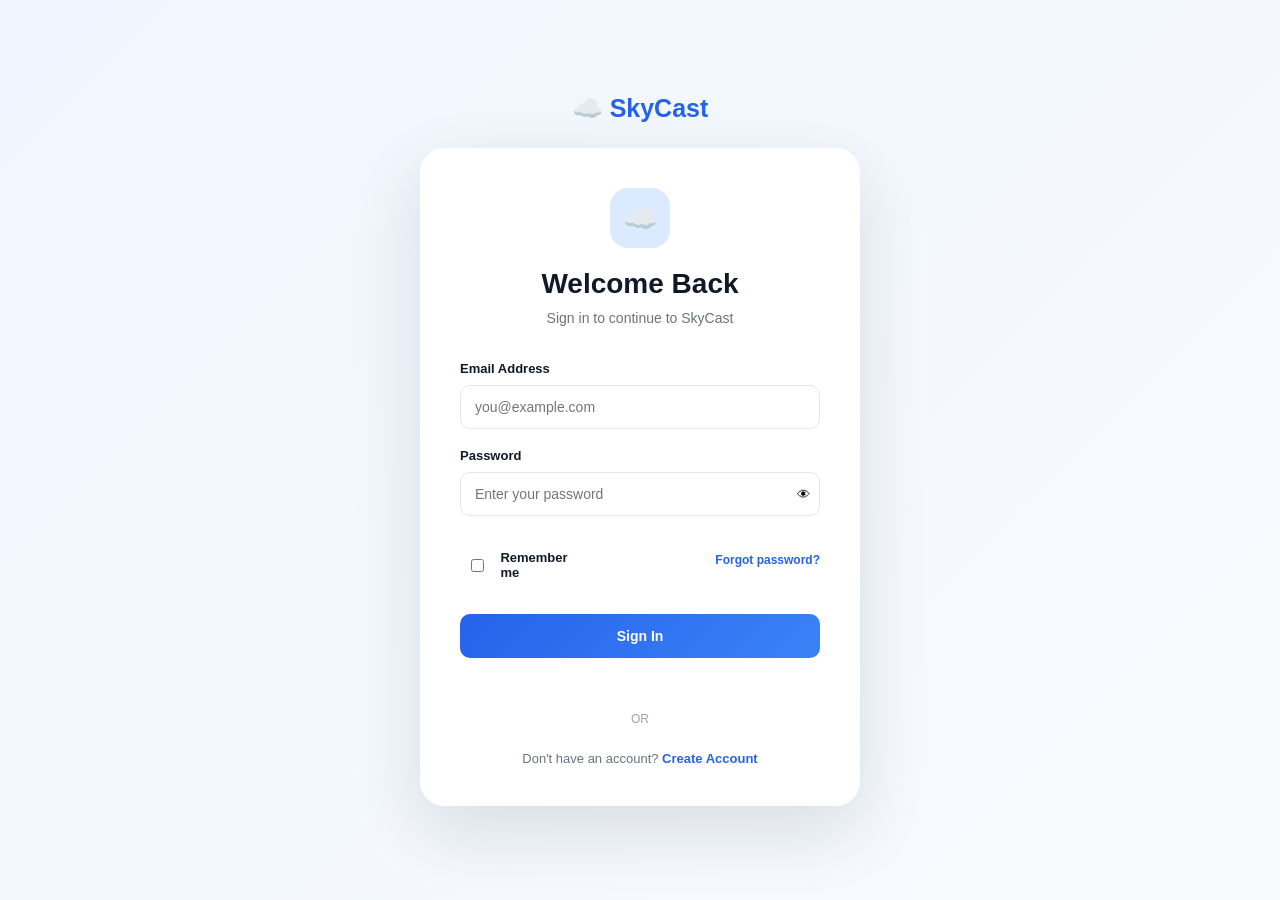
<file: index.html>
<!doctype html>
<html lang="en">
  <head>
    <meta charset="UTF-8" />

    <meta name="viewport" content="width=device-width, initial-scale=1.0" />

    <title>SkyCast | Weather Dashboard</title>
    <!-- Premium Browser Tab Icon -->
    <link
      rel="icon"
      type="image/png"
      href="./assets/image/skycast_favicon.png"
    />

    <link rel="stylesheet" href="style.css" />
  </head>

  <body>
    <div class="app">
      <!-- SIDEBAR -->

      <aside class="sidebar">
        <div class="brand">
          <div class="brand-icon">☁️</div>

          <div>
            <h1>SkyCast</h1>

            <small> Weather Intelligence </small>
          </div>
        </div>

        <nav class="navigation">
          <a href="#dashboard" class="nav-item active"> 🏠 Dashboard </a>

          <a href="#forecastSection" class="nav-item"> 📅 Forecast </a>

          <a href="#favoritesSection" class="nav-item"> ♡ Favorite Cities </a>

          <a href="profile.html" class="nav-item"> 👤 My Profile </a>
        </nav>

        <div class="sidebar-bottom">
          <div class="tip-card">
            <div class="tip-icon">💡</div>

            <h3>Weather Tip</h3>

            <p>Stay updated with real-time weather conditions.</p>
          </div>

          <button id="logoutBtn" class="logout-btn">🚪 Logout</button>
        </div>
      </aside>

      <!-- MAIN -->

      <main class="main-content">
        <!-- TOPBAR -->

        <header class="topbar">
          <div>
            <p class="welcome-text">Good day 👋</p>

            <h2>Weather Overview</h2>
          </div>

          <div class="topbar-actions">
            <button id="locationBtn" class="location-btn">
              📍 My Location
            </button>

            <button id="themeBtn" class="theme-btn">🌙</button>

            <a href="profile.html" class="profile-mini">
              <img id="dashboardProfileImage" alt="Profile" />

              <span id="userInitial"> U </span>
            </a>
          </div>
        </header>

        <!-- SEARCH -->

        <section class="search-section">
          <div class="search-wrapper">
            <span> 🔍 </span>

            <input
              id="cityInput"
              type="text"
              placeholder="Search city or country..."
            />

            <button id="searchBtn">Search</button>
          </div>

          <p id="errorMessage"></p>
        </section>

        <!-- LOADING -->

        <div id="loading" class="loading">
          <div class="loader"></div>

          <p>Fetching weather data...</p>
        </div>

        <!-- WELCOME -->

        <section id="welcomeMessage" class="welcome-screen">
          <div class="welcome-cloud">🌤️</div>

          <h2>Discover the Weather Around You</h2>

          <p>Search for any city to get real-time weather updates.</p>
        </section>

        <!-- WEATHER CONTENT -->

        <section id="weatherContent" class="weather-content hidden">
          <!-- DASHBOARD -->

          <section id="dashboard" class="weather-grid">
            <!-- HERO WEATHER -->

            <div class="hero-weather-card">
              <div class="hero-top">
                <div>
                  <span class="label"> CURRENT WEATHER </span>

                  <h1 id="cityName">City</h1>

                  <p id="date">Today</p>
                </div>

                <div class="weather-status">🟢 Live</div>
              </div>

              <div class="hero-weather-main">
                <img id="weatherIcon" alt="Weather" />

                <div class="temperature-box">
                  <h2>
                    <span id="temperature"> -- </span>

                    <sup> °C </sup>
                  </h2>

                  <p id="weatherDescription">--</p>

                  <span class="feels-like">
                    Feels like

                    <b id="feelsLike"> -- </b>

                    °C
                  </span>
                </div>
              </div>

              <div class="sun-info">
                <div>
                  <span> 🌅 Sunrise </span>

                  <strong id="sunrise"> -- </strong>
                </div>

                <div>
                  <span> 🌇 Sunset </span>

                  <strong id="sunset"> -- </strong>
                </div>

                <button id="favoriteBtn" class="favorite-btn">
                  ☆ Add to Favorites
                </button>
              </div>
            </div>

            <!-- STATS -->

            <div class="stats-grid">
              <div class="info-card">
                <span> Humidity </span>

                <h3>
                  <span id="humidity"> -- </span>

                  %
                </h3>

                <p>Atmospheric moisture</p>
              </div>

              <div class="info-card">
                <span> Wind Speed </span>

                <h3>
                  <span id="windSpeed"> -- </span>

                  <small> m/s </small>
                </h3>

                <p>Current wind speed</p>
              </div>

              <div class="info-card">
                <span> Pressure </span>

                <h3>
                  <span id="pressure"> -- </span>

                  <small> hPa </small>
                </h3>

                <p>Atmospheric pressure</p>
              </div>

              <div class="info-card">
                <span> Visibility </span>

                <h3>
                  <span id="visibility"> -- </span>

                  <small> km </small>
                </h3>

                <p>Clear visibility range</p>
              </div>
            </div>
          </section>

          <!-- FAVORITES -->

          <section id="favoritesSection" class="content-section">
            <div class="section-header">
              <span class="label"> SAVED LOCATIONS </span>

              <h2>Favorite Cities</h2>
            </div>

            <div id="favoritesContainer" class="favorites-container"></div>
          </section>

          <!-- FORECAST -->

          <section id="forecastSection" class="content-section">
            <div class="section-header">
              <span class="label"> UPCOMING WEATHER </span>

              <h2>5-Day Forecast</h2>
            </div>

            <div id="forecastContainer" class="forecast-container"></div>
          </section>
        </section>

        <footer>
          <span> SkyCast Weather Dashboard </span>

          <span> Powered by OpenWeatherMap API </span>
        </footer>
      </main>
    </div>

    <script src="script.js"></script>
  </body>
</html>
</file>
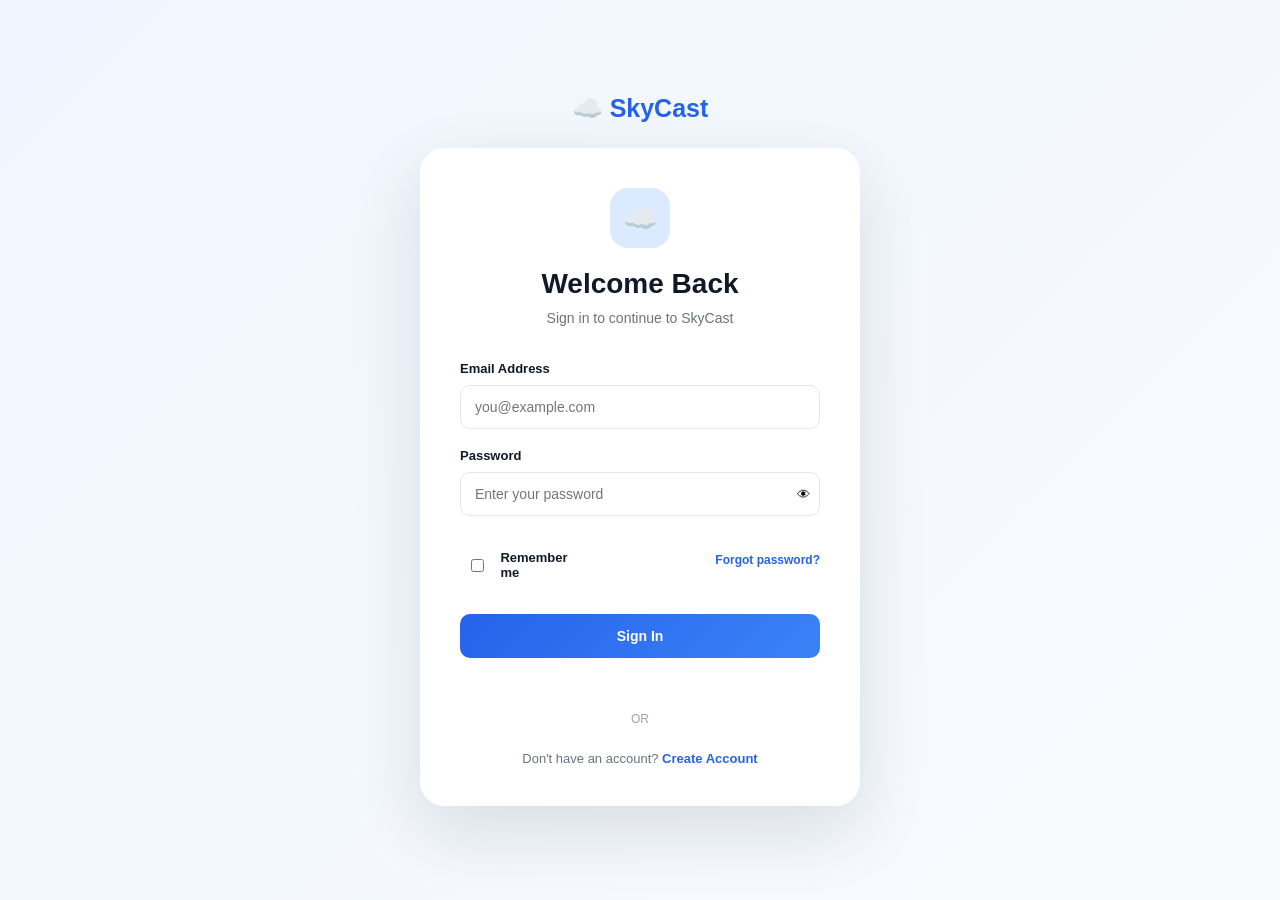
<file: login.html>
<!doctype html>
<html lang="en">
  <head>
    <meta charset="UTF-8" />
    <meta name="viewport" content="width=device-width, initial-scale=1.0" />

    <title>Login | SkyCast</title>

    <link rel="stylesheet" href="auth.css" />
  </head>

  <body>
    <div class="auth-page">
      <div class="auth-brand">☁️ SkyCast</div>

      <div class="auth-card">
        <div class="auth-icon">☁️</div>

        <h1>Welcome Back</h1>

        <p>Sign in to continue to SkyCast</p>

        <form id="loginForm">
          <label>Email Address</label>

          <input
            type="email"
            id="loginEmail"
            placeholder="you@example.com"
            required
          />

          <label>Password</label>

          <div class="password-box">
            <input
              type="password"
              id="loginPassword"
              placeholder="Enter your password"
              required
            />

            <button
              type="button"
              class="toggle-password"
              data-target="loginPassword"
            >
              👁
            </button>
          </div>

          <div class="form-options">
            <label class="remember">
              <input type="checkbox" id="rememberMe" />

              Remember me
            </label>

            <a href="#"> Forgot password? </a>
          </div>

          <button type="submit" class="auth-btn">Sign In</button>

          <p id="loginMessage" class="auth-message"></p>
        </form>

        <div class="auth-divider">OR</div>

        <p class="auth-footer">
          Don't have an account?

          <a href="signup.html"> Create Account </a>
        </p>
      </div>
    </div>

    <script src="auth.js"></script>
  </body>
</html>
</file>
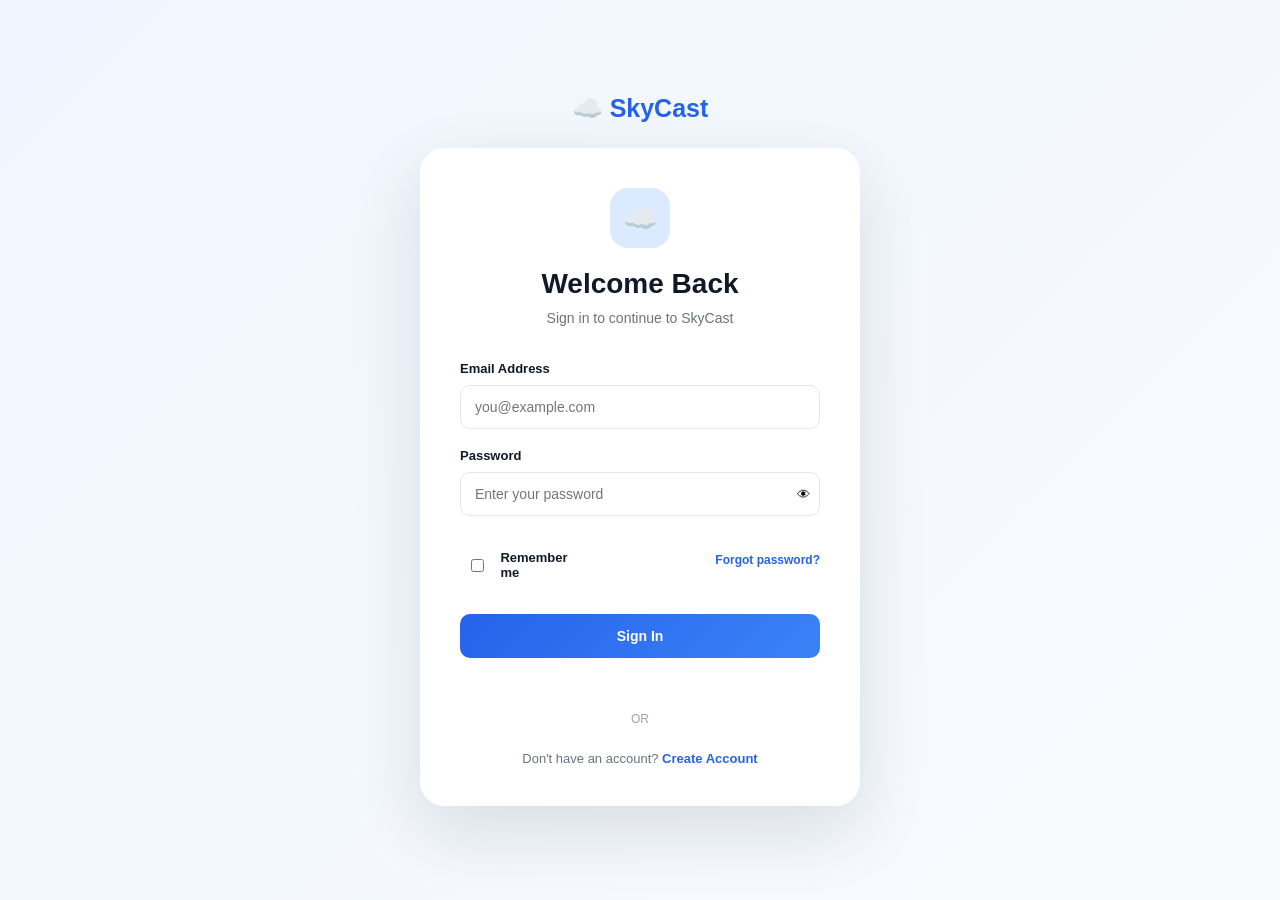
<file: profile.html>
<!doctype html>
<html lang="en">
  <head>
    <meta charset="UTF-8" />

    <meta name="viewport" content="width=device-width, initial-scale=1.0" />

    <title>SkyCast | My Profile</title>

    <link rel="stylesheet" href="style.css" />
  </head>

  <body>
    <div class="profile-layout">
      <!-- SIDEBAR -->

      <aside class="sidebar">
        <div class="brand">
          <div class="brand-icon">☁️</div>

          <div>
            <h1>SkyCast</h1>

            <small> Weather Intelligence </small>
          </div>
        </div>

        <nav class="navigation">
          <a href="index.html" class="nav-item"> 🏠 Dashboard </a>

          <a href="index.html#forecastSection" class="nav-item">
            📅 Forecast
          </a>

          <a href="index.html#favoritesSection" class="nav-item">
            ♡ Favorite Cities
          </a>

          <a href="profile.html" class="nav-item active"> 👤 My Profile </a>
        </nav>

        <div class="sidebar-bottom">
          <div class="tip-card">
            <div class="tip-icon">💡</div>

            <h3>Weather Tip</h3>

            <p>Stay updated with real-time weather conditions.</p>
          </div>

          <button id="profileLogout" class="logout-btn">🚪 Logout</button>
        </div>
      </aside>

      <!-- MAIN -->

      <main class="profile-main">
        <header class="profile-header">
          <div>
            <p class="profile-subtitle">ACCOUNT SETTINGS</p>

            <h2>My Profile</h2>

            <p class="profile-description">
              Manage your personal information and account settings.
            </p>
          </div>

          <div class="profile-header-actions">
            <button id="themeBtn" class="theme-btn">🌙</button>

            <a href="index.html" class="back-dashboard-btn"> ← Dashboard </a>
          </div>
        </header>

        <!-- PROFILE CARD -->

        <section class="profile-card">
          <div class="profile-cover"></div>

          <div class="profile-info">
            <div class="profile-image-wrapper">
              <div class="large-avatar">
                <img id="profileImage" alt="Profile Image" />

                <span id="avatarInitial"> U </span>
              </div>

              <div class="image-actions">
                <label for="profileImageInput" class="upload-image-btn">
                  📷 Upload Image
                </label>

                <input type="file" id="profileImageInput" accept="image/*" />

                <button id="removeImageBtn" class="remove-image-btn">
                  🗑 Remove
                </button>
              </div>
            </div>

            <div class="profile-user-info">
              <h2 id="profileName">User Name</h2>

              <p id="profileEmail">user@email.com</p>

              <span class="member-badge"> ✨ SkyCast Member </span>
            </div>
          </div>
        </section>

        <!-- EDIT PROFILE -->

        <section class="settings-card">
          <div class="settings-title">
            <span> PERSONAL INFORMATION </span>

            <h2>Edit Profile</h2>
          </div>

          <form id="profileForm" class="profile-form">
            <div class="form-group">
              <label> Full Name </label>

              <input id="editName" type="text" required />
            </div>

            <div class="form-group">
              <label> Email Address </label>

              <input id="editEmail" type="email" required />
            </div>

            <div class="form-group full-width">
              <label> Bio </label>

              <textarea
                id="editBio"
                rows="4"
                placeholder="Write something about yourself..."
              >
              </textarea>
            </div>

            <div class="form-actions">
              <button type="submit" class="save-profile-btn">
                💾 Save Changes
              </button>

              <button type="button" id="deleteDataBtn" class="delete-data-btn">
                🗑 Delete Saved Data
              </button>
            </div>
          </form>
        </section>

        <!-- DELETE ACCOUNT -->

        <section class="danger-zone">
          <div>
            <span class="danger-label"> DANGER ZONE </span>

            <h2>Delete Account</h2>

            <p>Permanently delete your SkyCast account and saved data.</p>
          </div>

          <button id="deleteAccountBtn" class="delete-account-btn">
            Delete Account
          </button>
        </section>

        <footer>
          <span> SkyCast Weather Dashboard </span>

          <span> Account Settings </span>
        </footer>
      </main>
    </div>

    <script src="profile.js"></script>
  </body>
</html>
</file>
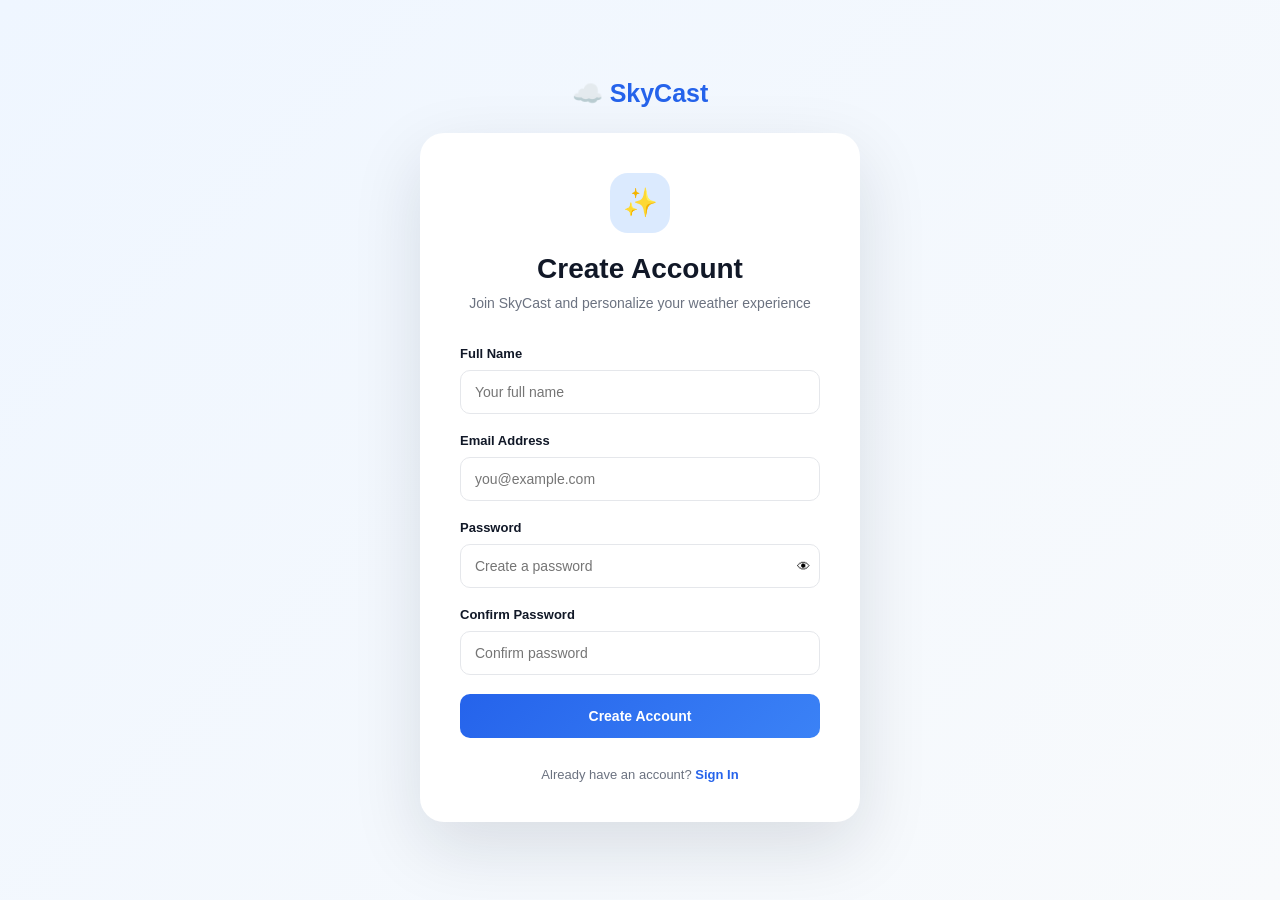
<file: signup.html>
<!doctype html>
<html lang="en">
  <head>
    <meta charset="UTF-8" />
    <meta name="viewport" content="width=device-width, initial-scale=1.0" />

    <title>Create Account | SkyCast</title>

    <link rel="stylesheet" href="auth.css" />
  </head>

  <body>
    <div class="auth-page">
      <div class="auth-brand">☁️ SkyCast</div>

      <div class="auth-card">
        <div class="auth-icon">✨</div>

        <h1>Create Account</h1>

        <p>Join SkyCast and personalize your weather experience</p>

        <form id="signupForm">
          <label>Full Name</label>

          <input
            type="text"
            id="signupName"
            placeholder="Your full name"
            required
          />

          <label>Email Address</label>

          <input
            type="email"
            id="signupEmail"
            placeholder="you@example.com"
            required
          />

          <label>Password</label>

          <div class="password-box">
            <input
              type="password"
              id="signupPassword"
              placeholder="Create a password"
              required
            />

            <button
              type="button"
              class="toggle-password"
              data-target="signupPassword"
            >
              👁
            </button>
          </div>

          <label>Confirm Password</label>

          <input
            type="password"
            id="confirmPassword"
            placeholder="Confirm password"
            required
          />

          <button type="submit" class="auth-btn">Create Account</button>

          <p id="signupMessage" class="auth-message"></p>
        </form>

        <p class="auth-footer">
          Already have an account?

          <a href="login.html"> Sign In </a>
        </p>
      </div>
    </div>

    <script src="auth.js"></script>
  </body>
</html>
</file>
<file: style.css>
/* =========================================
   SKYCAST WEATHER DASHBOARD
   FULL PREMIUM STYLE
========================================= */

/* =========================================
   RESET
========================================= */

* {
  margin: 0;
  padding: 0;
  box-sizing: border-box;
}

html {
  scroll-behavior: smooth;
}

body {
  font-family: Inter, "Segoe UI", Arial, sans-serif;

  min-height: 100vh;

  color: #1e293b;

  background: #f4f7fb;

  transition:
    background 0.3s ease,
    color 0.3s ease;
}

button,
input,
textarea {
  font-family: inherit;
}

button {
  cursor: pointer;
}

a {
  text-decoration: none;
  color: inherit;
}

.hidden {
  display: none !important;
}

/* =========================================
   SIDEBAR
========================================= */

.sidebar {
  position: fixed;

  top: 0;
  left: 0;

  width: 270px;
  height: 100vh;

  display: flex;
  flex-direction: column;

  padding: 28px 20px;

  background: #ffffff;

  border-right: 1px solid #e5e7eb;

  z-index: 1000;
}

.brand {
  display: flex;
  align-items: center;

  gap: 12px;

  margin-bottom: 45px;

  padding: 0 8px;
}

.brand-icon {
  width: 48px;
  height: 48px;

  display: flex;
  align-items: center;
  justify-content: center;

  border-radius: 15px;

  font-size: 25px;

  background: linear-gradient(135deg, #2563eb, #38bdf8);
}

.brand h1 {
  color: #0f172a;

  font-size: 22px;

  letter-spacing: -0.5px;
}

.brand small {
  display: block;

  margin-top: 3px;

  color: #94a3b8;

  font-size: 10px;
}

.navigation {
  display: flex;
  flex-direction: column;

  gap: 8px;
}

.nav-item {
  display: flex;
  align-items: center;

  gap: 12px;

  padding: 14px 16px;

  border-radius: 12px;

  color: #64748b;

  font-size: 14px;
  font-weight: 600;

  transition: all 0.25s ease;
}

.nav-item:hover,
.nav-item.active {
  color: #2563eb;

  background: #eff6ff;

  transform: translateX(3px);
}

.sidebar-bottom {
  margin-top: auto;
}

.tip-card {
  padding: 18px;

  margin-bottom: 18px;

  border-radius: 16px;

  background: #eff6ff;
}

.tip-icon {
  margin-bottom: 8px;

  font-size: 24px;
}

.tip-card h3 {
  margin-bottom: 5px;

  color: #1e3a8a;

  font-size: 14px;
}

.tip-card p {
  color: #64748b;

  font-size: 11px;

  line-height: 1.5;
}

.logout-btn {
  width: 100%;

  padding: 13px;

  border: none;

  border-radius: 12px;

  color: #ffffff;

  background: linear-gradient(135deg, #ef4444, #dc2626);

  font-weight: 700;

  transition: all 0.25s ease;
}

.logout-btn:hover {
  transform: translateY(-2px);

  box-shadow: 0 8px 20px rgba(239, 68, 68, 0.25);
}

/* =========================================
   MAIN CONTENT
========================================= */

.main-content {
  width: calc(100% - 270px);

  min-height: 100vh;

  margin-left: 270px;

  padding: 30px 42px;
}

.topbar {
  display: flex;
  align-items: center;
  justify-content: space-between;

  margin-bottom: 30px;
}

.welcome-text {
  color: #94a3b8;

  font-size: 13px;
}

.topbar h2 {
  margin-top: 5px;

  color: #0f172a;

  font-size: 28px;
}

.topbar-actions {
  display: flex;
  align-items: center;

  gap: 10px;
}

.location-btn,
.theme-btn {
  border: 1px solid #dbeafe;

  border-radius: 10px;

  color: #2563eb;

  background: #ffffff;

  font-weight: 700;

  transition: all 0.25s ease;
}

.location-btn {
  padding: 11px 15px;
}

.location-btn:hover,
.theme-btn:hover {
  transform: translateY(-2px);

  background: #eff6ff;

  box-shadow: 0 8px 20px rgba(37, 99, 235, 0.12);
}

.theme-btn {
  width: 42px;
  height: 42px;

  display: flex;
  align-items: center;
  justify-content: center;

  padding: 0;

  font-size: 18px;
}

.profile-mini {
  width: 42px;
  height: 42px;

  display: flex;
  align-items: center;
  justify-content: center;

  overflow: hidden;

  border-radius: 50%;

  color: #ffffff;

  background: linear-gradient(135deg, #2563eb, #7c3aed);

  font-weight: 800;
}

.profile-mini img {
  width: 100%;
  height: 100%;

  object-fit: cover;
}

/* =========================================
   SEARCH
========================================= */

.search-section {
  margin-bottom: 30px;
}

.search-wrapper {
  max-width: 760px;

  display: flex;
  align-items: center;

  gap: 10px;

  padding: 7px 8px 7px 16px;

  border: 1px solid #e2e8f0;

  border-radius: 16px;

  background: #ffffff;

  transition: all 0.25s ease;
}

.search-wrapper:focus-within {
  border-color: #2563eb;

  box-shadow: 0 0 0 4px rgba(37, 99, 235, 0.08);
}

.search-wrapper input {
  flex: 1;

  padding: 12px;

  border: none;

  outline: none;

  color: #1e293b;

  background: transparent;

  font-size: 14px;
}

.search-wrapper button {
  padding: 12px 22px;

  border: none;

  border-radius: 10px;

  color: #ffffff;

  background: linear-gradient(135deg, #2563eb, #4f46e5);

  font-weight: 700;

  transition: all 0.25s ease;
}

.search-wrapper button:hover {
  transform: translateY(-2px);

  box-shadow: 0 8px 18px rgba(37, 99, 235, 0.25);
}

#errorMessage {
  display: none;

  margin-top: 10px;

  color: #dc2626;

  font-size: 13px;
}

/* =========================================
   LOADING
========================================= */

.loading {
  min-height: 300px;

  display: none;

  align-items: center;
  justify-content: center;

  flex-direction: column;

  gap: 15px;

  color: #64748b;
}

.loader {
  width: 40px;
  height: 40px;

  border: 4px solid #dbeafe;

  border-top-color: #2563eb;

  border-radius: 50%;

  animation: spin 0.8s linear infinite;
}

@keyframes spin {
  to {
    transform: rotate(360deg);
  }
}

/* =========================================
   WELCOME
========================================= */

.welcome-screen {
  min-height: 420px;

  display: flex;
  align-items: center;
  justify-content: center;

  flex-direction: column;

  text-align: center;

  border: 1px solid #e2e8f0;

  border-radius: 24px;

  background: #ffffff;
}

.welcome-cloud {
  margin-bottom: 20px;

  font-size: 70px;
}

.welcome-screen h2 {
  margin-bottom: 10px;

  color: #0f172a;
}

.welcome-screen p {
  color: #64748b;
}

/* =========================================
   WEATHER GRID
========================================= */

.weather-grid {
  display: grid;

  grid-template-columns: 1.5fr 1fr;

  gap: 22px;

  margin-bottom: 45px;
}

/* =========================================
   HERO WEATHER CARD
========================================= */

.hero-weather-card {
  padding: 28px;

  border-radius: 24px;

  color: #ffffff;

  background: linear-gradient(135deg, #1d4ed8, #2563eb, #38bdf8);

  box-shadow: 0 15px 35px rgba(37, 99, 235, 0.18);
}

.hero-top {
  display: flex;
  justify-content: space-between;
}

.label {
  display: block;

  margin-bottom: 8px;

  color: #94a3b8;

  font-size: 10px;
  font-weight: 800;

  letter-spacing: 1px;
}

.hero-weather-card .label {
  color: rgba(255, 255, 255, 0.7);
}

.hero-weather-card h1 {
  font-size: 30px;
}

.hero-weather-card #date {
  margin-top: 5px;

  color: rgba(255, 255, 255, 0.7);

  font-size: 13px;
}

.weather-status {
  height: fit-content;

  padding: 7px 10px;

  border-radius: 20px;

  background: rgba(255, 255, 255, 0.15);

  font-size: 11px;
}

.hero-weather-main {
  display: flex;
  align-items: center;

  gap: 20px;

  margin: 25px 0;
}

.hero-weather-main img {
  width: 140px;
  height: 140px;
}

.temperature-box h2 {
  font-size: 68px;
}

.temperature-box sup {
  font-size: 25px;
}

.temperature-box p {
  margin: 10px 0;

  font-size: 17px;
}

.feels-like {
  color: rgba(255, 255, 255, 0.7);

  font-size: 12px;
}

.sun-info {
  display: flex;
  align-items: center;

  gap: 20px;

  padding-top: 20px;

  border-top: 1px solid rgba(255, 255, 255, 0.2);
}

.sun-info > div {
  display: flex;

  flex-direction: column;

  gap: 5px;
}

.sun-info span {
  color: rgba(255, 255, 255, 0.7);

  font-size: 11px;
}

.sun-info strong {
  font-size: 13px;
}

.favorite-btn {
  margin-left: auto;

  padding: 11px 14px;

  border: 1px solid rgba(255, 255, 255, 0.3);

  border-radius: 10px;

  color: #ffffff;

  background: rgba(255, 255, 255, 0.12);

  transition: all 0.25s ease;
}

.favorite-btn:hover {
  background: rgba(255, 255, 255, 0.22);
}

.favorite-btn.active {
  color: #fef08a;

  border-color: #fef08a;
}

/* =========================================
   STATS
========================================= */

.stats-grid {
  display: grid;

  grid-template-columns: repeat(2, 1fr);

  gap: 16px;
}

.info-card {
  min-height: 170px;

  display: flex;
  justify-content: center;

  flex-direction: column;

  padding: 22px;

  border: 1px solid #e2e8f0;

  border-radius: 18px;

  background: #ffffff;

  transition: all 0.25s ease;
}

.info-card:hover {
  transform: translateY(-4px);

  box-shadow: 0 10px 25px rgba(15, 23, 42, 0.06);
}

.info-card > span {
  color: #64748b;

  font-size: 12px;
}

.info-card h3 {
  margin: 10px 0;

  color: #0f172a;

  font-size: 28px;
}

.info-card h3 small {
  color: #94a3b8;

  font-size: 12px;
}

.info-card p {
  color: #94a3b8;

  font-size: 11px;
}

/* =========================================
   SECTIONS
========================================= */

.content-section {
  margin-bottom: 45px;
}

.section-header {
  margin-bottom: 20px;
}

.section-header h2 {
  color: #0f172a;

  font-size: 22px;
}

/* =========================================
   FORECAST
========================================= */

.forecast-container {
  display: grid;

  grid-template-columns: repeat(5, 1fr);

  gap: 15px;
}

.forecast-card {
  padding: 20px 15px;

  text-align: center;

  border: 1px solid #e2e8f0;

  border-radius: 18px;

  background: #ffffff;

  transition: all 0.25s ease;
}

.forecast-card:hover {
  transform: translateY(-5px);

  box-shadow: 0 10px 25px rgba(15, 23, 42, 0.08);
}

.forecast-day {
  color: #64748b;

  font-size: 12px;

  font-weight: 700;
}

.forecast-card img {
  width: 75px;
  height: 75px;
}

.forecast-card h3 {
  color: #0f172a;

  font-size: 23px;
}

.forecast-card p {
  min-height: 32px;

  color: #64748b;

  font-size: 11px;
}

.forecast-extra {
  margin-top: 10px;

  padding-top: 10px;

  border-top: 1px solid #f1f5f9;

  color: #94a3b8;

  font-size: 10px;

  line-height: 1.8;
}

/* =========================================
   FAVORITES
========================================= */

.favorites-container {
  display: grid;

  grid-template-columns: repeat(auto-fill, minmax(220px, 1fr));

  gap: 15px;
}

.favorite-card {
  display: flex;
  align-items: center;

  gap: 12px;

  padding: 16px;

  border: 1px solid #e2e8f0;

  border-radius: 16px;

  background: #ffffff;

  cursor: pointer;

  transition: all 0.25s ease;
}

.favorite-card:hover {
  transform: translateY(-3px);

  box-shadow: 0 10px 25px rgba(15, 23, 42, 0.06);
}

.favorite-city-icon {
  width: 42px;
  height: 42px;

  display: flex;
  align-items: center;
  justify-content: center;

  border-radius: 12px;

  background: #eff6ff;

  font-size: 20px;
}

.favorite-city-info {
  flex: 1;
}

.favorite-city-info h3 {
  color: #1e293b;

  font-size: 14px;
}

.favorite-city-info p {
  margin-top: 4px;

  color: #94a3b8;

  font-size: 10px;
}

.remove-favorite {
  width: 28px;
  height: 28px;

  border: none;

  border-radius: 8px;

  color: #ef4444;

  background: #fef2f2;

  font-size: 18px;
}

.empty-favorites {
  padding: 35px;

  text-align: center;

  border: 1px dashed #cbd5e1;

  border-radius: 16px;

  color: #94a3b8;
}

/* =========================================
   FOOTER
========================================= */

footer {
  display: flex;
  justify-content: space-between;

  padding: 25px 0;

  margin-top: 40px;

  border-top: 1px solid #e2e8f0;

  color: #94a3b8;

  font-size: 11px;
}

/* =========================================
   PROFILE PAGE
========================================= */

.profile-main {
  width: calc(100% - 270px);

  min-height: 100vh;

  margin-left: 270px;

  padding: 38px 45px;
}

.profile-header {
  display: flex;
  align-items: flex-start;
  justify-content: space-between;

  margin-bottom: 30px;
}

.profile-subtitle {
  color: #2563eb;

  font-size: 11px;
  font-weight: 800;

  letter-spacing: 1px;
}

.profile-header h2 {
  margin: 8px 0;

  color: #0f172a;

  font-size: 30px;
}

.profile-description {
  color: #64748b;

  font-size: 13px;
}

.profile-header-actions {
  display: flex;
  align-items: center;

  gap: 12px;
}

/* PROFILE THEME BUTTON */

.profile-header-actions .theme-btn {
  width: 46px;
  height: 46px;

  display: flex;
  align-items: center;
  justify-content: center;

  padding: 0;

  border: 1px solid #dbeafe;

  border-radius: 12px;

  color: #2563eb;

  background: #ffffff;

  font-size: 18px;

  transition: all 0.3s ease;
}

.profile-header-actions .theme-btn:hover {
  transform: translateY(-2px);

  background: #eff6ff;

  box-shadow: 0 8px 20px rgba(37, 99, 235, 0.15);
}

/* DASHBOARD BUTTON */

.back-dashboard-btn {
  min-height: 46px;

  display: inline-flex;
  align-items: center;
  justify-content: center;

  padding: 0 18px;

  border: 1px solid #dbeafe;

  border-radius: 12px;

  color: #2563eb;

  background: #ffffff;

  font-size: 13px;
  font-weight: 700;

  transition: all 0.3s ease;
}

.back-dashboard-btn:hover {
  color: #ffffff;

  background: #2563eb;

  border-color: #2563eb;

  transform: translateY(-2px);

  box-shadow: 0 8px 20px rgba(37, 99, 235, 0.2);
}

/* PROFILE CARD */

.profile-card,
.settings-card {
  margin-bottom: 24px;

  border: 1px solid #e2e8f0;

  border-radius: 22px;

  background: #ffffff;

  overflow: hidden;
}

.profile-cover {
  height: 145px;

  background: linear-gradient(135deg, #1d4ed8, #38bdf8, #7c3aed);
}

.profile-info {
  display: flex;
  align-items: center;

  gap: 22px;

  padding: 0 30px 28px;

  margin-top: -45px;
}

.profile-image-wrapper {
  display: flex;
  align-items: center;

  gap: 18px;
}

.large-avatar {
  width: 95px;
  height: 95px;

  display: flex;
  align-items: center;
  justify-content: center;

  overflow: hidden;

  border: 5px solid #ffffff;

  border-radius: 50%;

  color: #ffffff;

  background: linear-gradient(135deg, #2563eb, #7c3aed);

  font-size: 36px;
  font-weight: 800;
}

.large-avatar img {
  width: 100%;
  height: 100%;

  object-fit: cover;
}

.image-actions {
  display: flex;

  gap: 8px;

  flex-wrap: wrap;
}

#profileImageInput {
  display: none;
}

/* UPLOAD BUTTON */

.upload-image-btn {
  min-height: 42px;

  display: inline-flex;
  align-items: center;
  justify-content: center;

  padding: 0 16px;

  border: none;

  border-radius: 10px;

  color: #ffffff;

  background: linear-gradient(135deg, #2563eb, #3b82f6);

  font-size: 12px;
  font-weight: 700;

  cursor: pointer;

  transition: all 0.3s ease;
}

.upload-image-btn:hover {
  transform: translateY(-2px);

  box-shadow: 0 8px 20px rgba(37, 99, 235, 0.25);
}

/* REMOVE IMAGE */

.remove-image-btn {
  min-height: 42px;

  display: inline-flex;
  align-items: center;
  justify-content: center;

  padding: 0 16px;

  border: 1px solid #fecaca;

  border-radius: 10px;

  color: #dc2626;

  background: #fff5f5;

  font-size: 12px;
  font-weight: 700;

  transition: all 0.3s ease;
}

.remove-image-btn:hover {
  color: #ffffff;

  background: #dc2626;

  border-color: #dc2626;

  transform: translateY(-2px);
}

/* USER INFO */

.profile-user-info {
  padding-top: 42px;
}

.profile-user-info h2 {
  color: #0f172a;

  font-size: 22px;
}

.profile-user-info p {
  margin: 5px 0 10px;

  color: #64748b;

  font-size: 13px;
}

.member-badge {
  padding: 6px 10px;

  border-radius: 20px;

  color: #2563eb;

  background: #eff6ff;

  font-size: 10px;

  font-weight: 700;
}

/* =========================================
   SETTINGS
========================================= */

.settings-card {
  padding: 28px;
}

.settings-title {
  margin-bottom: 25px;

  padding-bottom: 18px;

  border-bottom: 1px solid #f1f5f9;
}

.settings-title span {
  color: #94a3b8;

  font-size: 10px;
  font-weight: 800;
}

.settings-title h2 {
  margin-top: 6px;

  color: #0f172a;

  font-size: 20px;
}

.profile-form {
  display: grid;

  grid-template-columns: repeat(2, 1fr);

  gap: 20px;
}

.form-group {
  display: flex;

  flex-direction: column;

  gap: 8px;
}

.full-width {
  grid-column: 1 / -1;
}

.form-group label {
  color: #475569;

  font-size: 12px;
  font-weight: 700;
}

.form-group input,
.form-group textarea {
  width: 100%;

  padding: 13px 15px;

  border: 1px solid #e2e8f0;

  border-radius: 10px;

  outline: none;

  color: #1e293b;

  background: #f8fafc;

  font-size: 13px;

  transition: all 0.25s ease;
}

.form-group input:focus,
.form-group textarea:focus {
  border-color: #2563eb;

  background: #ffffff;

  box-shadow: 0 0 0 4px rgba(37, 99, 235, 0.08);
}

.form-actions {
  grid-column: 1 / -1;

  display: flex;

  gap: 12px;
}

/* SAVE BUTTON */

.save-profile-btn {
  min-height: 46px;

  display: inline-flex;
  align-items: center;
  justify-content: center;

  padding: 0 22px;

  border: none;

  border-radius: 11px;

  color: #ffffff;

  background: linear-gradient(135deg, #2563eb, #4f46e5);

  font-size: 13px;
  font-weight: 700;

  transition: all 0.3s ease;
}

.save-profile-btn:hover {
  transform: translateY(-2px);

  box-shadow: 0 10px 25px rgba(37, 99, 235, 0.25);
}

/* DELETE DATA */

.delete-data-btn {
  min-height: 46px;

  display: inline-flex;
  align-items: center;
  justify-content: center;

  padding: 0 20px;

  border: 1px solid #fecaca;

  border-radius: 11px;

  color: #dc2626;

  background: #ffffff;

  font-size: 13px;
  font-weight: 700;

  transition: all 0.3s ease;
}

.delete-data-btn:hover {
  color: #ffffff;

  background: #ef4444;

  border-color: #ef4444;

  transform: translateY(-2px);
}

/* =========================================
   DANGER ZONE
========================================= */

.danger-zone {
  display: flex;
  align-items: center;
  justify-content: space-between;

  padding: 25px 28px;

  border: 1px solid #fecaca;

  border-radius: 18px;

  background: #fffafa;
}

.danger-label {
  color: #dc2626;

  font-size: 10px;
  font-weight: 800;
}

.danger-zone h2 {
  margin: 6px 0;

  color: #991b1b;

  font-size: 18px;
}

.danger-zone p {
  color: #b91c1c;

  font-size: 12px;
}

/* DELETE ACCOUNT */

.delete-account-btn {
  min-height: 46px;

  display: inline-flex;
  align-items: center;
  justify-content: center;

  padding: 0 22px;

  border: none;

  border-radius: 11px;

  color: #ffffff;

  background: linear-gradient(135deg, #dc2626, #ef4444);

  font-size: 13px;
  font-weight: 700;

  transition: all 0.3s ease;
}

.delete-account-btn:hover {
  transform: translateY(-2px);

  background: linear-gradient(135deg, #b91c1c, #dc2626);

  box-shadow: 0 10px 25px rgba(220, 38, 38, 0.25);
}

/* =========================================
   DARK MODE
========================================= */

body.dark-mode {
  color: #e2e8f0;

  background: #0f172a;
}

body.dark-mode .sidebar,
body.dark-mode .profile-card,
body.dark-mode .settings-card,
body.dark-mode .info-card,
body.dark-mode .forecast-card,
body.dark-mode .favorite-card,
body.dark-mode .welcome-screen,
body.dark-mode .search-wrapper {
  background: #1e293b;

  border-color: #334155;
}

body.dark-mode .brand h1,
body.dark-mode .topbar h2,
body.dark-mode .welcome-screen h2,
body.dark-mode .section-header h2,
body.dark-mode .info-card h3,
body.dark-mode .forecast-card h3,
body.dark-mode .profile-header h2,
body.dark-mode .profile-user-info h2,
body.dark-mode .settings-title h2,
body.dark-mode .favorite-city-info h3 {
  color: #f8fafc;
}

body.dark-mode .search-wrapper input {
  color: #ffffff;

  background: transparent;
}

body.dark-mode .location-btn,
body.dark-mode .theme-btn,
body.dark-mode .back-dashboard-btn,
body.dark-mode .profile-header-actions .theme-btn {
  color: #93c5fd;

  background: #1e293b;

  border-color: #475569;
}

body.dark-mode .location-btn:hover,
body.dark-mode .theme-btn:hover,
body.dark-mode .back-dashboard-btn:hover {
  color: #ffffff;

  background: #2563eb;

  border-color: #2563eb;
}

body.dark-mode .form-group input,
body.dark-mode .form-group textarea {
  color: #ffffff;

  background: #0f172a;

  border-color: #475569;
}

body.dark-mode .form-group input:focus,
body.dark-mode .form-group textarea:focus {
  background: #111827;
}

body.dark-mode .delete-data-btn {
  color: #fca5a5;

  background: #1e293b;

  border-color: #7f1d1d;
}

body.dark-mode .remove-image-btn {
  color: #fca5a5;

  background: #2a1518;

  border-color: #7f1d1d;
}

body.dark-mode .danger-zone {
  background: #2a1518;

  border-color: #7f1d1d;
}

body.dark-mode .danger-zone h2 {
  color: #fca5a5;
}

body.dark-mode .danger-zone p {
  color: #f87171;
}

body.dark-mode footer {
  border-color: #334155;
}

/* =========================================
   RESPONSIVE
========================================= */

@media (max-width: 1100px) {
  .weather-grid {
    grid-template-columns: 1fr;
  }

  .forecast-container {
    grid-template-columns: repeat(3, 1fr);
  }
}

@media (max-width: 650px) {
  .sidebar {
    position: relative;

    width: 100%;
    height: auto;

    border-right: none;

    border-bottom: 1px solid #e5e7eb;
  }

  .sidebar-bottom {
    display: none;
  }

  .main-content,
  .profile-main {
    width: 100%;

    margin-left: 0;

    padding: 20px 15px;
  }

  .navigation {
    display: grid;

    grid-template-columns: repeat(2, 1fr);
  }

  .topbar,
  .profile-header {
    align-items: flex-start;

    flex-direction: column;

    gap: 15px;
  }

  .topbar-actions {
    width: 100%;

    flex-wrap: wrap;
  }

  .hero-weather-main img {
    width: 90px;
    height: 90px;
  }

  .temperature-box h2 {
    font-size: 48px;
  }

  .stats-grid {
    grid-template-columns: repeat(2, 1fr);
  }

  .forecast-container {
    grid-template-columns: repeat(2, 1fr);
  }

  .profile-info,
  .profile-image-wrapper {
    align-items: flex-start;

    flex-direction: column;
  }

  .profile-form {
    grid-template-columns: 1fr;
  }

  .full-width {
    grid-column: auto;
  }

  .form-actions {
    grid-column: auto;

    flex-direction: column;
  }

  .save-profile-btn,
  .delete-data-btn {
    width: 100%;
  }

  .danger-zone {
    align-items: flex-start;

    flex-direction: column;

    gap: 18px;
  }

  .delete-account-btn {
    width: 100%;
  }

  footer {
    align-items: center;

    flex-direction: column;

    gap: 8px;

    text-align: center;
  }
}
</file>
<file: auth.css>
* {
  margin: 0;
  padding: 0;
  box-sizing: border-box;
}

body {
  font-family: Arial, sans-serif;
  background: linear-gradient(135deg, #eff6ff, #f8fafc);

  color: #111827;
}

.auth-page {
  min-height: 100vh;

  display: flex;

  flex-direction: column;

  justify-content: center;

  align-items: center;

  padding: 30px;
}

.auth-brand {
  font-size: 25px;

  font-weight: 800;

  color: #2563eb;

  margin-bottom: 25px;
}

.auth-card {
  width: 100%;

  max-width: 440px;

  padding: 40px;

  background: white;

  border-radius: 24px;

  box-shadow: 0 25px 70px rgba(15, 23, 42, 0.12);
}

.auth-icon {
  width: 60px;

  height: 60px;

  display: flex;

  align-items: center;

  justify-content: center;

  margin: auto;

  border-radius: 18px;

  font-size: 28px;

  background: #dbeafe;

  margin-bottom: 20px;
}

.auth-card h1 {
  text-align: center;

  font-size: 28px;

  margin-bottom: 10px;
}

.auth-card > p {
  text-align: center;

  color: #6b7280;

  font-size: 14px;

  margin-bottom: 25px;
}

.auth-card form {
  display: flex;

  flex-direction: column;

  gap: 9px;
}

.auth-card label {
  font-size: 13px;

  font-weight: 600;

  margin-top: 10px;
}

.auth-card input {
  width: 100%;

  padding: 13px 14px;

  border: 1px solid #e5e7eb;

  border-radius: 10px;

  outline: none;

  font-size: 14px;

  transition: 0.3s;
}

.auth-card input:focus {
  border-color: #2563eb;

  box-shadow: 0 0 0 3px rgba(37, 99, 235, 0.1);
}

.password-box {
  position: relative;
}

.password-box input {
  padding-right: 45px;
}

.toggle-password {
  position: absolute;

  right: 10px;

  top: 50%;

  transform: translateY(-50%);

  border: none;

  background: transparent;

  cursor: pointer;
}

.form-options {
  display: flex;

  justify-content: space-between;

  align-items: center;

  margin: 15px 0;

  font-size: 12px;
}

.remember {
  display: flex;

  align-items: center;

  gap: 5px;
}

.form-options a,
.auth-footer a {
  color: #2563eb;

  text-decoration: none;

  font-weight: 600;
}

.auth-btn {
  border: none;

  padding: 14px;

  border-radius: 10px;

  color: white;

  background: linear-gradient(135deg, #2563eb, #3b82f6);

  font-size: 14px;

  font-weight: 700;

  cursor: pointer;

  margin-top: 10px;
}

.auth-btn:hover {
  opacity: 0.9;
}

.auth-message {
  min-height: 20px;

  text-align: center;

  color: #ef4444;

  font-size: 13px;
}

.auth-divider {
  text-align: center;

  color: #9ca3af;

  font-size: 12px;

  margin: 25px 0;
}

.auth-footer {
  margin: 0 !important;

  font-size: 13px !important;
}

@media (max-width: 500px) {
  .auth-page {
    padding: 15px;
  }

  .auth-card {
    padding: 28px 22px;
  }
  .profile-page {
    min-height: 100vh;

    padding: 30px;

    background: var(--background);
  }

  .profile-header {
    max-width: 1000px;

    margin: auto;

    display: flex;

    justify-content: space-between;

    align-items: center;

    margin-bottom: 35px;
  }

  .profile-header h1 {
    font-size: 28px;
  }

  .back-btn {
    color: var(--primary);

    text-decoration: none;

    font-weight: 600;

    font-size: 14px;
  }

  .profile-container {
    max-width: 1000px;

    margin: auto;

    display: grid;

    grid-template-columns: 300px 1fr;

    gap: 25px;
  }

  .profile-card,
  .profile-form-card,
  .danger-zone {
    padding: 30px;

    border-radius: 20px;

    border: 1px solid var(--border);

    background: var(--surface);

    box-shadow: var(--shadow);
  }

  .profile-card {
    text-align: center;

    height: fit-content;
  }

  .profile-avatar {
    width: 100px;

    height: 100px;

    margin: auto auto 20px;

    display: flex;

    align-items: center;

    justify-content: center;

    border-radius: 50%;

    color: white;

    font-size: 40px;

    font-weight: 800;

    background: linear-gradient(135deg, #2563eb, #7c3aed);
  }

  .profile-card h2 {
    font-size: 20px;
  }

  .profile-card p {
    color: var(--muted);

    font-size: 13px;

    margin-top: 7px;
  }

  .profile-form-card {
    grid-column: 2;
  }

  .profile-title {
    margin-bottom: 25px;
  }

  .profile-title h2 {
    font-size: 20px;
  }

  .profile-title p {
    color: var(--muted);

    font-size: 13px;

    margin-top: 6px;
  }

  .profile-form-card form {
    display: flex;

    flex-direction: column;

    gap: 10px;
  }

  .profile-form-card label {
    font-size: 13px;

    font-weight: 600;

    margin-top: 10px;
  }

  .profile-form-card input {
    padding: 13px;

    border: 1px solid var(--border);

    border-radius: 10px;

    background: var(--background);

    color: var(--text);

    outline: none;
  }

  .save-btn {
    width: fit-content;

    margin-top: 15px;

    padding: 12px 18px;

    border: none;

    border-radius: 9px;

    color: white;

    background: var(--primary);

    cursor: pointer;

    font-weight: 600;
  }

  .profile-message {
    margin-top: 15px;

    font-size: 13px;
  }

  .danger-zone {
    grid-column: 1 / -1;

    border-color: #fecaca;
  }

  .danger-zone h2 {
    color: #dc2626;

    font-size: 20px;
  }

  .danger-zone p {
    color: var(--muted);

    font-size: 13px;

    margin: 8px 0 20px;
  }

  .danger-actions {
    display: flex;

    gap: 12px;

    flex-wrap: wrap;
  }

  .danger-secondary,
  .danger-btn {
    padding: 12px 16px;

    border-radius: 9px;

    cursor: pointer;

    font-weight: 600;
  }

  .danger-secondary {
    border: 1px solid #f59e0b;

    color: #b45309;

    background: transparent;
  }

  .danger-btn {
    border: none;

    color: white;

    background: #dc2626;
  }

  .logout-btn {
    padding: 11px 15px;

    border: none;

    border-radius: 9px;

    color: white;

    background: #ef4444;

    cursor: pointer;

    font-weight: 600;
  }

  .profile-mini {
    width: 40px;

    height: 40px;

    display: flex;

    align-items: center;

    justify-content: center;

    border-radius: 50%;

    color: white;

    text-decoration: none;

    font-weight: 700;

    background: var(--primary);
  }

  @media (max-width: 800px) {
    .profile-container {
      grid-template-columns: 1fr;
    }

    .profile-form-card {
      grid-column: auto;
    }

    .profile-header {
      gap: 15px;

      flex-wrap: wrap;
    }
  }
}
</file>
